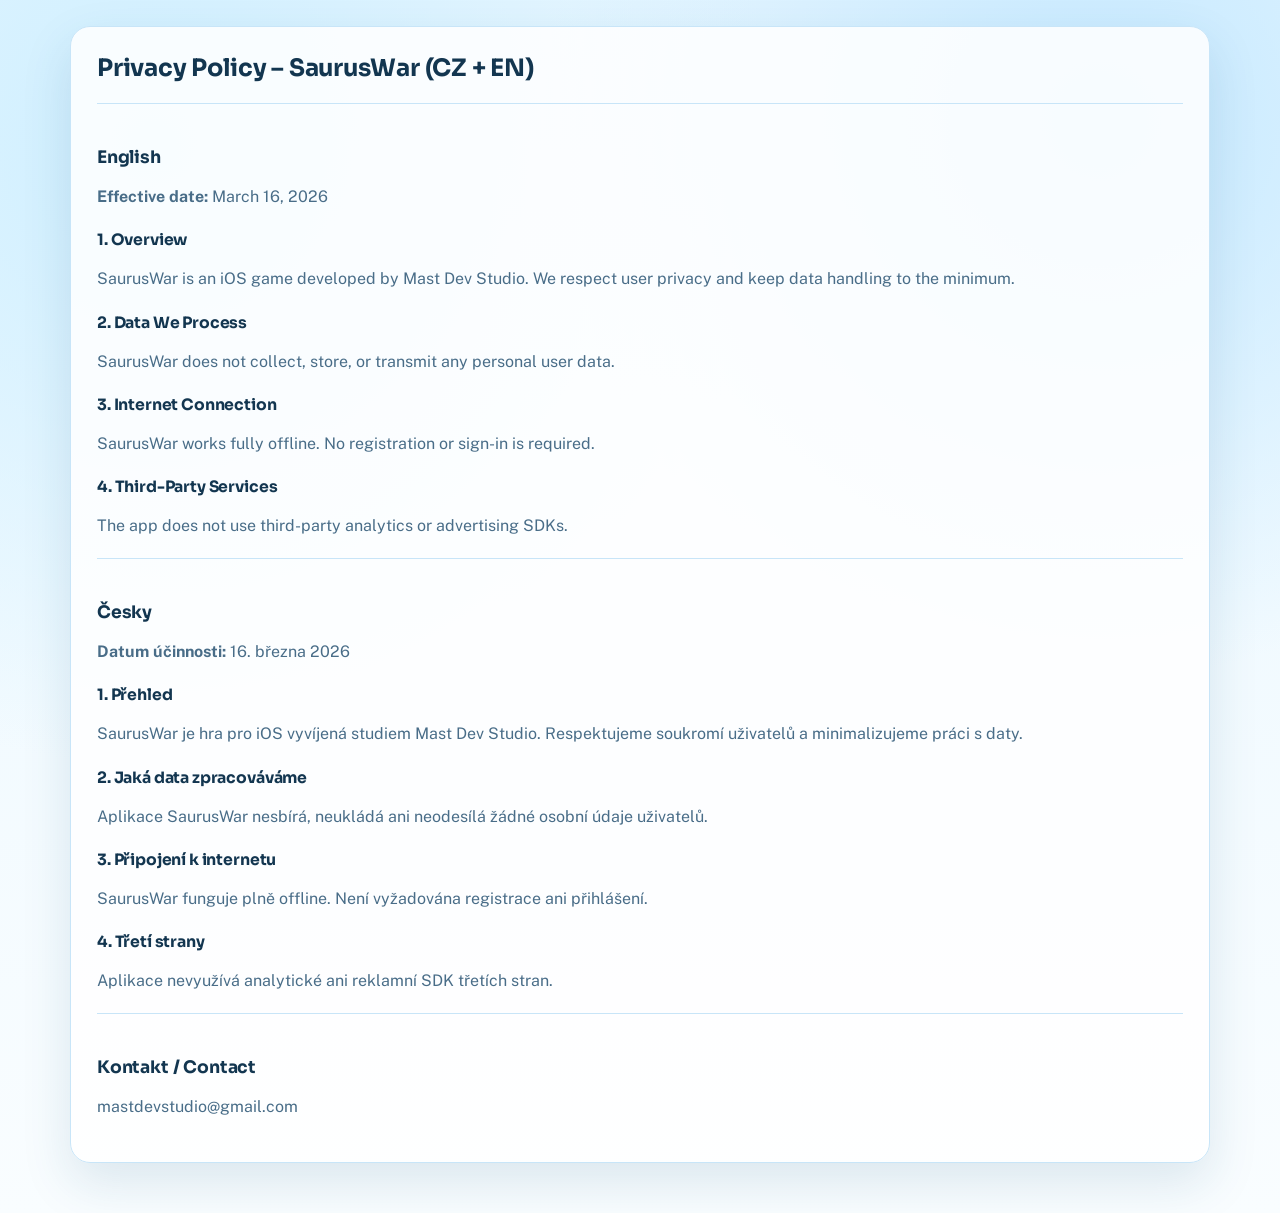
<file: privacy-sauruswar.html>
<!doctype html>
<html lang="cs">
<head>
  <meta charset="utf-8">
  <meta name="viewport" content="width=device-width, initial-scale=1">
  <title>SaurusWar | Privacy Policy (CZ + EN)</title>
  <link rel="preconnect" href="https://fonts.googleapis.com">
  <link rel="preconnect" href="https://fonts.gstatic.com" crossorigin>
  <link href="https://fonts.googleapis.com/css2?family=Public+Sans:wght@400;600;700;800&family=Sora:wght@500;700;800&display=swap" rel="stylesheet">
  <link rel="stylesheet" href="styles.css">
</head>
<body>
  <main class="page">
    <section class="privacy">
      <h1>Privacy Policy – SaurusWar (CZ + EN)</h1>

      <div class="privacy-block">
        <h2>English</h2>
        <p><strong>Effective date:</strong> March 16, 2026</p>
        <h3>1. Overview</h3>
        <p>SaurusWar is an iOS game developed by Mast Dev Studio. We respect user privacy and keep data handling to the minimum.</p>
        <h3>2. Data We Process</h3>
        <p>SaurusWar does not collect, store, or transmit any personal user data.</p>
        <h3>3. Internet Connection</h3>
        <p>SaurusWar works fully offline. No registration or sign-in is required.</p>
        <h3>4. Third-Party Services</h3>
        <p>The app does not use third-party analytics or advertising SDKs.</p>
      </div>

      <div class="privacy-block">
        <h2>Česky</h2>
        <p><strong>Datum účinnosti:</strong> 16. března 2026</p>
        <h3>1. Přehled</h3>
        <p>SaurusWar je hra pro iOS vyvíjená studiem Mast Dev Studio. Respektujeme soukromí uživatelů a minimalizujeme práci s daty.</p>
        <h3>2. Jaká data zpracováváme</h3>
        <p>Aplikace SaurusWar nesbírá, neukládá ani neodesílá žádné osobní údaje uživatelů.</p>
        <h3>3. Připojení k internetu</h3>
        <p>SaurusWar funguje plně offline. Není vyžadována registrace ani přihlášení.</p>
        <h3>4. Třetí strany</h3>
        <p>Aplikace nevyužívá analytické ani reklamní SDK třetích stran.</p>
      </div>

      <div class="privacy-block">
        <h2>Kontakt / Contact</h2>
        <p>mastdevstudio@gmail.com</p>
      </div>
    </section>
  </main>
</body>
</html>
</file>
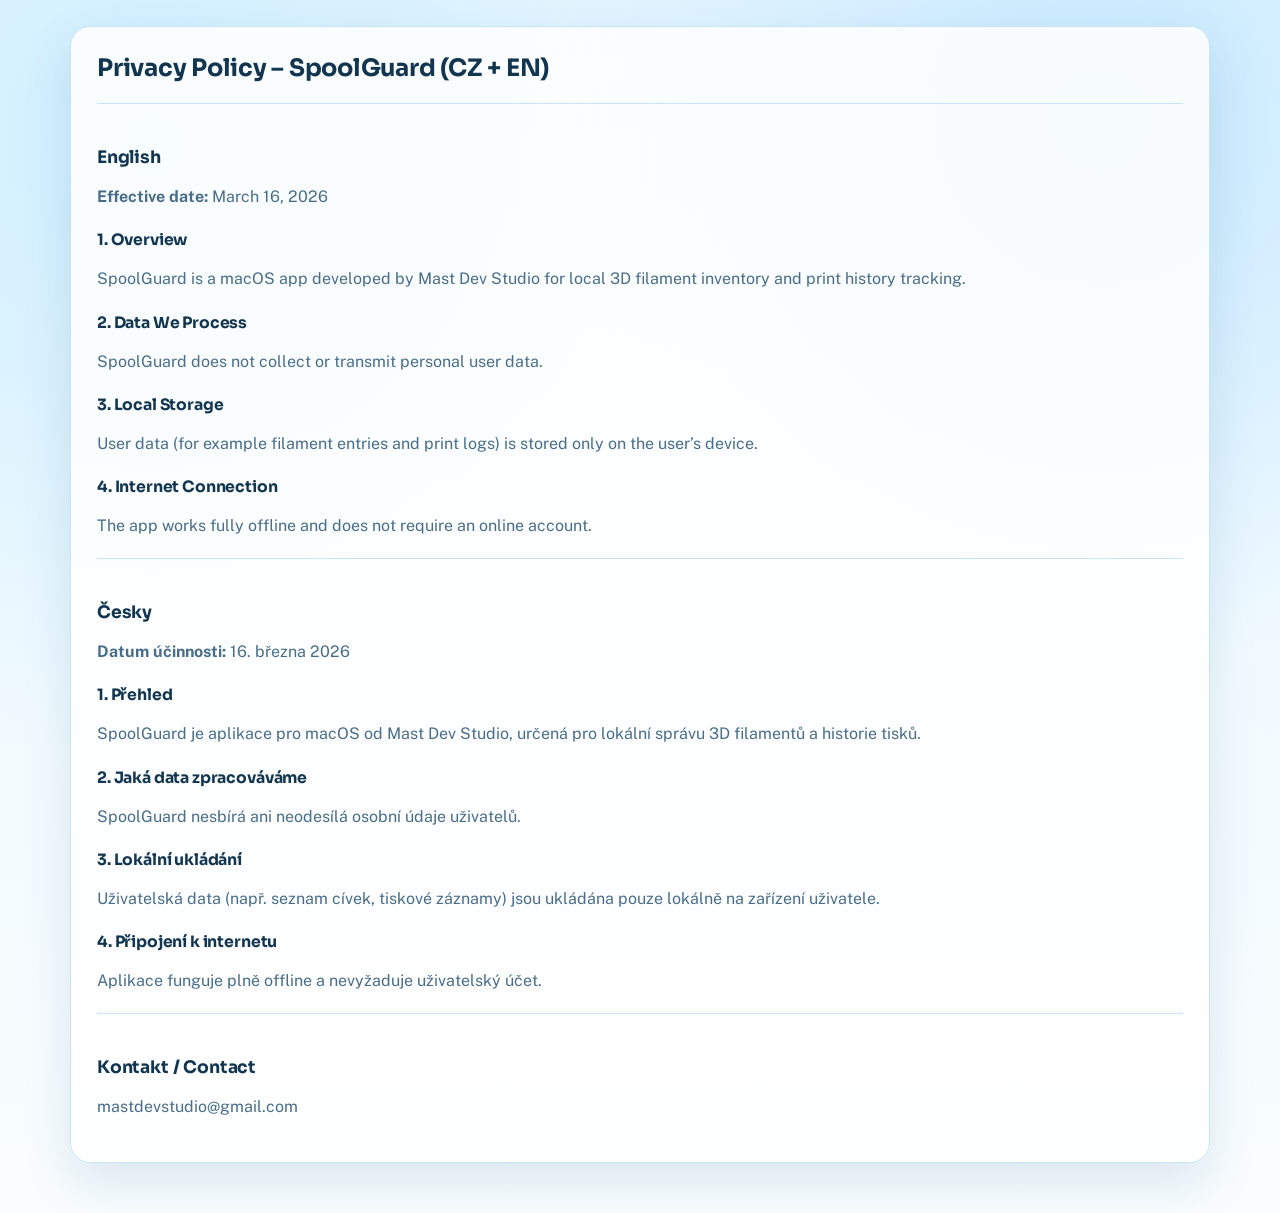
<file: privacy-spoolguard.html>
<!doctype html>
<html lang="cs">
<head>
  <meta charset="utf-8">
  <meta name="viewport" content="width=device-width, initial-scale=1">
  <title>SpoolGuard | Privacy Policy (CZ + EN)</title>
  <link rel="preconnect" href="https://fonts.googleapis.com">
  <link rel="preconnect" href="https://fonts.gstatic.com" crossorigin>
  <link href="https://fonts.googleapis.com/css2?family=Public+Sans:wght@400;600;700;800&family=Sora:wght@500;700;800&display=swap" rel="stylesheet">
  <link rel="stylesheet" href="styles.css">
</head>
<body>
  <main class="page">
    <section class="privacy">
      <h1>Privacy Policy – SpoolGuard (CZ + EN)</h1>

      <div class="privacy-block">
        <h2>English</h2>
        <p><strong>Effective date:</strong> March 16, 2026</p>
        <h3>1. Overview</h3>
        <p>SpoolGuard is a macOS app developed by Mast Dev Studio for local 3D filament inventory and print history tracking.</p>
        <h3>2. Data We Process</h3>
        <p>SpoolGuard does not collect or transmit personal user data.</p>
        <h3>3. Local Storage</h3>
        <p>User data (for example filament entries and print logs) is stored only on the user’s device.</p>
        <h3>4. Internet Connection</h3>
        <p>The app works fully offline and does not require an online account.</p>
      </div>

      <div class="privacy-block">
        <h2>Česky</h2>
        <p><strong>Datum účinnosti:</strong> 16. března 2026</p>
        <h3>1. Přehled</h3>
        <p>SpoolGuard je aplikace pro macOS od Mast Dev Studio, určená pro lokální správu 3D filamentů a historie tisků.</p>
        <h3>2. Jaká data zpracováváme</h3>
        <p>SpoolGuard nesbírá ani neodesílá osobní údaje uživatelů.</p>
        <h3>3. Lokální ukládání</h3>
        <p>Uživatelská data (např. seznam cívek, tiskové záznamy) jsou ukládána pouze lokálně na zařízení uživatele.</p>
        <h3>4. Připojení k internetu</h3>
        <p>Aplikace funguje plně offline a nevyžaduje uživatelský účet.</p>
      </div>

      <div class="privacy-block">
        <h2>Kontakt / Contact</h2>
        <p>mastdevstudio@gmail.com</p>
      </div>
    </section>
  </main>
</body>
</html>
</file>
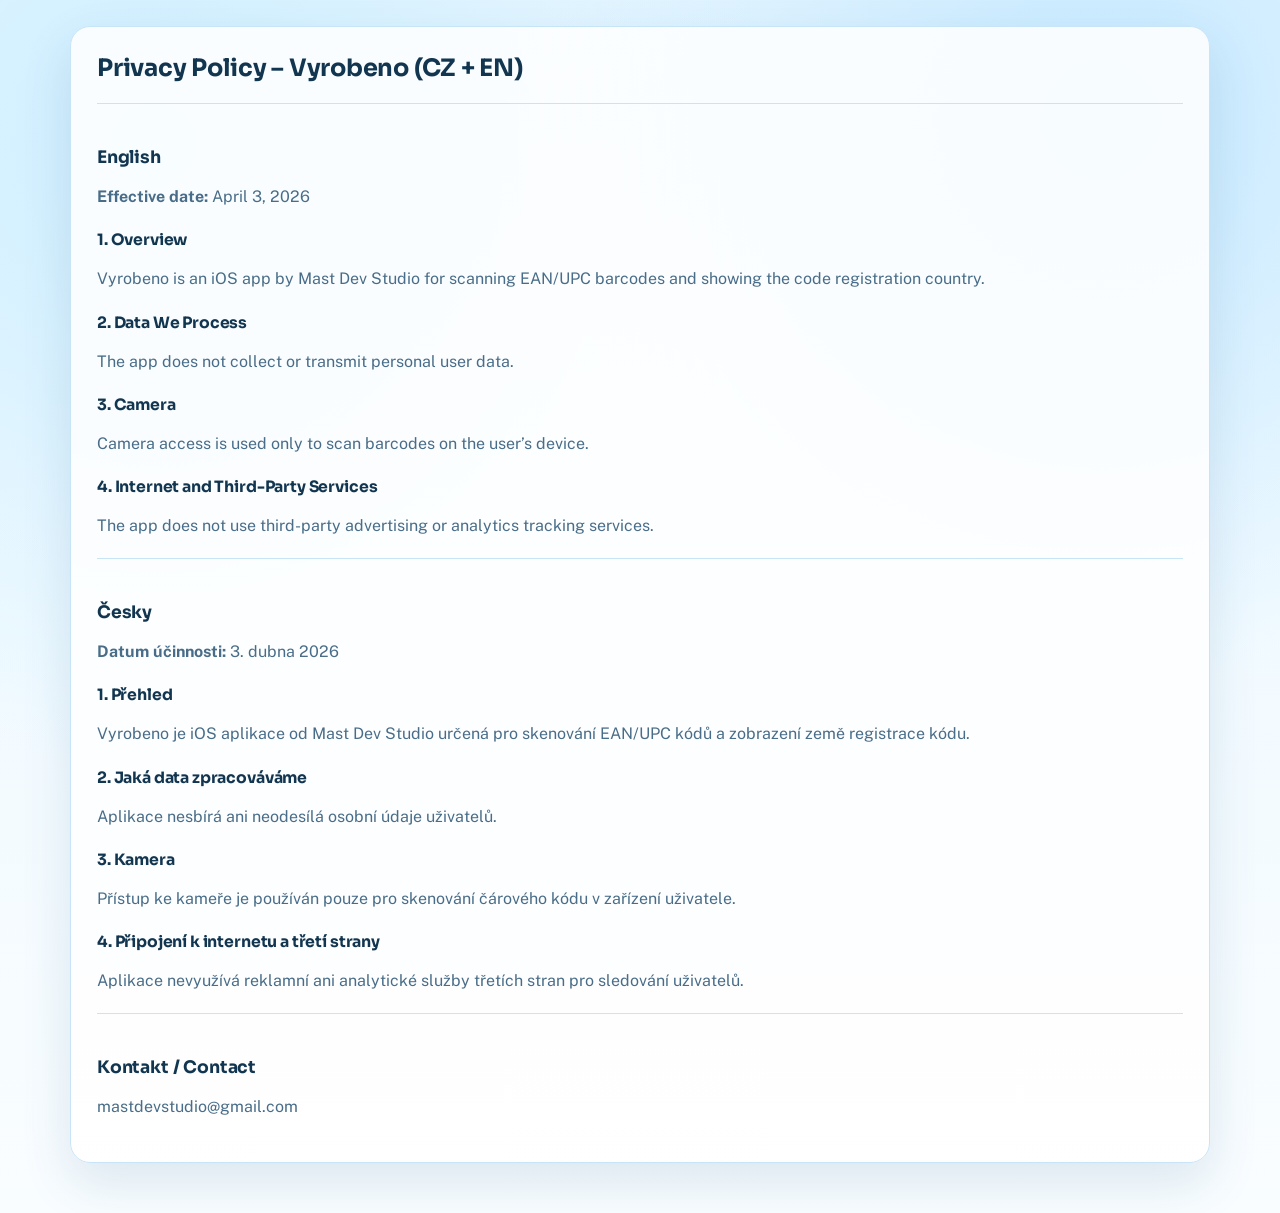
<file: privacy-vyrobeno.html>
<!doctype html>
<html lang="cs">
<head>
  <meta charset="utf-8">
  <meta name="viewport" content="width=device-width, initial-scale=1">
  <title>Vyrobeno | Privacy Policy (CZ + EN)</title>
  <link rel="preconnect" href="https://fonts.googleapis.com">
  <link rel="preconnect" href="https://fonts.gstatic.com" crossorigin>
  <link href="https://fonts.googleapis.com/css2?family=Public+Sans:wght@400;600;700;800&family=Sora:wght@500;700;800&display=swap" rel="stylesheet">
  <link rel="stylesheet" href="styles.css">
</head>
<body>
  <main class="page">
    <section class="privacy">
      <h1>Privacy Policy – Vyrobeno (CZ + EN)</h1>

      <div class="privacy-block">
        <h2>English</h2>
        <p><strong>Effective date:</strong> April 3, 2026</p>
        <h3>1. Overview</h3>
        <p>Vyrobeno is an iOS app by Mast Dev Studio for scanning EAN/UPC barcodes and showing the code registration country.</p>
        <h3>2. Data We Process</h3>
        <p>The app does not collect or transmit personal user data.</p>
        <h3>3. Camera</h3>
        <p>Camera access is used only to scan barcodes on the user’s device.</p>
        <h3>4. Internet and Third-Party Services</h3>
        <p>The app does not use third-party advertising or analytics tracking services.</p>
      </div>

      <div class="privacy-block">
        <h2>Česky</h2>
        <p><strong>Datum účinnosti:</strong> 3. dubna 2026</p>
        <h3>1. Přehled</h3>
        <p>Vyrobeno je iOS aplikace od Mast Dev Studio určená pro skenování EAN/UPC kódů a zobrazení země registrace kódu.</p>
        <h3>2. Jaká data zpracováváme</h3>
        <p>Aplikace nesbírá ani neodesílá osobní údaje uživatelů.</p>
        <h3>3. Kamera</h3>
        <p>Přístup ke kameře je používán pouze pro skenování čárového kódu v zařízení uživatele.</p>
        <h3>4. Připojení k internetu a třetí strany</h3>
        <p>Aplikace nevyužívá reklamní ani analytické služby třetích stran pro sledování uživatelů.</p>
      </div>

      <div class="privacy-block">
        <h2>Kontakt / Contact</h2>
        <p>mastdevstudio@gmail.com</p>
      </div>
    </section>
  </main>
</body>
</html>
</file>
<file: styles.css>
:root {
  --bg: #eef8ff;
  --bg-soft: #f7fcff;
  --card: rgba(255, 255, 255, 0.9);
  --text: #133650;
  --muted: #496d88;
  --line: #c8e5f8;
  --primary: #0f7fc8;
  --primary-dark: #0a629b;
  --chip: #d9efff;
  --shadow: 0 20px 50px rgba(20, 84, 126, 0.13);
}

* {
  box-sizing: border-box;
}

html,
body {
  margin: 0;
  padding: 0;
}

body {
  font-family: "Public Sans", "Segoe UI", sans-serif;
  color: var(--text);
  background:
    radial-gradient(circle at 12% 12%, #cfefff 0%, transparent 40%),
    radial-gradient(circle at 86% 10%, #c6e9ff 0%, transparent 36%),
    linear-gradient(180deg, #e9f7ff 0%, #f9fdff 100%);
  min-height: 100vh;
}

h1,
h2,
h3,
.brand strong {
  font-family: "Sora", "Public Sans", sans-serif;
  letter-spacing: -0.01em;
}

.page {
  width: min(1140px, 92%);
  margin: 0 auto;
  padding: 26px 0 50px;
}

.topbar {
  display: flex;
  justify-content: space-between;
  align-items: center;
  gap: 20px;
  margin-bottom: 20px;
}

.brand {
  display: flex;
  align-items: center;
  gap: 12px;
}

.brand strong {
  display: block;
  font-size: 1.08rem;
}

.brand small {
  color: var(--muted);
}

.menu {
  display: flex;
  gap: 8px;
  flex-wrap: wrap;
}

.menu a {
  text-decoration: none;
  color: var(--text);
  background: #ffffffb3;
  border: 1px solid var(--line);
  border-radius: 999px;
  padding: 8px 12px;
  font-weight: 700;
  font-size: 0.92rem;
}

.hero {
  background: linear-gradient(130deg, #f7fcff 0%, #e3f4ff 100%);
  border: 1px solid var(--line);
  border-radius: 28px;
  padding: 34px;
  box-shadow: var(--shadow);
  display: grid;
  grid-template-columns: 1.3fr 1fr;
  gap: 22px;
  align-items: center;
}

.hero h1 {
  margin: 0;
  font-size: clamp(2rem, 4vw, 3.4rem);
  line-height: 1.05;
}

.hero p {
  color: var(--muted);
  max-width: 60ch;
  margin: 14px 0 0;
  line-height: 1.6;
  text-align: justify;
  text-justify: inter-word;
}

.badges {
  margin-top: 18px;
  display: flex;
  gap: 10px;
  flex-wrap: wrap;
}

.badges span {
  background: var(--chip);
  color: #0c4f7b;
  border-radius: 999px;
  padding: 8px 12px;
  font-size: 0.82rem;
  font-weight: 800;
}

.hero-card {
  background: rgba(255, 255, 255, 0.74);
  border: 1px solid var(--line);
  border-radius: 20px;
  padding: 18px;
}

.hero-card h2 {
  margin: 0 0 8px;
  font-size: 1rem;
}

.hero-card ul {
  margin: 0;
  padding-left: 18px;
  color: var(--muted);
  line-height: 1.6;
  text-align: justify;
  text-justify: inter-word;
}

.section {
  margin-top: 28px;
}

.section h2 {
  margin: 0 0 14px;
  font-size: clamp(1.35rem, 2.4vw, 1.85rem);
}

.apps {
  display: grid;
  gap: 16px;
  grid-template-columns: 1fr;
}

.platform-groups {
  display: grid;
  gap: 20px;
  grid-template-columns: repeat(auto-fit, minmax(280px, 1fr));
}

.platform-group-title {
  margin: 0 0 10px;
  font-size: 1.15rem;
  color: #2f5f80;
}

.app {
  background: var(--card);
  border: 1px solid var(--line);
  border-radius: 22px;
  padding: 18px;
  box-shadow: var(--shadow);
}

.app-head {
  display: flex;
  align-items: center;
  gap: 12px;
}

.app-icon {
  width: 70px;
  height: 70px;
  border-radius: 18px;
  overflow: hidden;
  flex-shrink: 0;
}

.app-icon img {
  width: 70px;
  height: 70px;
  object-fit: cover;
  display: block;
}

.app-icon img.spoolguard-icon-inner {
  transform: scale(1.26);
  transform-origin: center;
}

.app h3 {
  margin: 0;
  font-size: 1.15rem;
}

.platform {
  color: var(--muted);
  font-size: 0.9rem;
  margin-top: 2px;
}

.app p {
  color: var(--muted);
  line-height: 1.6;
  margin: 12px 0 16px;
  text-align: justify;
  text-justify: inter-word;
}

.app-screens {
  display: grid;
  grid-template-columns: repeat(2, minmax(0, 1fr));
  gap: 10px;
  margin: 0 0 14px;
  padding: 10px;
  border: 1px solid var(--line);
  border-radius: 14px;
  background: #ffffff;
}

.app-screen {
  width: 100%;
  max-height: 240px;
  object-fit: contain;
  background: #f7fbff;
  border-radius: 10px;
  border: 0;
  display: block;
}

.app-screen-trigger {
  background: transparent;
  border: 0;
  padding: 0;
  margin: 0;
  cursor: zoom-in;
  display: block;
}

.lightbox {
  position: fixed;
  inset: 0;
  background: rgba(7, 18, 29, 0.86);
  display: none;
  align-items: center;
  justify-content: center;
  padding: 24px;
  z-index: 1000;
}

.lightbox.is-open {
  display: flex;
}

.lightbox-image {
  max-width: min(92vw, 1200px);
  max-height: 86vh;
  width: auto;
  height: auto;
  border-radius: 14px;
  border: 1px solid rgba(255, 255, 255, 0.3);
  background: #fff;
}

.lightbox-close {
  position: absolute;
  top: 14px;
  right: 14px;
  width: 40px;
  height: 40px;
  border: 1px solid rgba(255, 255, 255, 0.45);
  border-radius: 999px;
  background: rgba(20, 27, 34, 0.72);
  color: #fff;
  font-size: 1.35rem;
  line-height: 1;
  cursor: pointer;
}

.lightbox-nav {
  position: absolute;
  top: 50%;
  transform: translateY(-50%);
  width: 68px;
  height: 68px;
  border: 1px solid rgba(255, 255, 255, 0.45);
  border-radius: 999px;
  background: rgba(13, 20, 28, 0.86);
  color: #fff;
  cursor: pointer;
  display: inline-flex;
  align-items: center;
  justify-content: center;
  padding: 0;
  z-index: 1001;
  box-shadow: 0 8px 24px rgba(0, 0, 0, 0.35);
}

.lightbox-nav svg {
  width: 34px;
  height: 34px;
  display: block;
}

.lightbox-prev {
  left: 24px;
}

.lightbox-next {
  right: 24px;
}

.actions {
  display: flex;
  gap: 9px;
  flex-wrap: wrap;
  align-items: center;
}

.actions.actions-top {
  margin-top: 12px;
}

.btn {
  display: inline-block;
  text-decoration: none;
  padding: 10px 14px;
  border-radius: 12px;
  border: 1px solid var(--line);
  background: #ffffff;
  color: var(--text);
  font-weight: 800;
  font-size: 0.92rem;
}

.btn.primary {
  background: linear-gradient(135deg, var(--primary), #14a0f5);
  color: #fff;
}

.btn.primary:hover {
  background: linear-gradient(135deg, var(--primary-dark), #0f84cc);
}

.btn.ghost {
  background: #ffffff;
  border-color: var(--line);
  color: var(--text);
}

.appstore-badge {
  display: inline-flex;
  line-height: 0;
}

.appstore-badge img {
  height: 46px;
  width: auto;
  display: block;
}

.btn.store-link {
  height: 46px;
  display: inline-flex;
  align-items: center;
  justify-content: center;
  padding: 0 16px;
  border-radius: 10px;
  background: linear-gradient(135deg, #2f7fb0, #206795);
  color: #ffffff;
  border: 1px solid #4f9fcd;
  font-size: 0.88rem;
  font-weight: 700;
}

.btn.store-link:hover {
  background: linear-gradient(135deg, #3f90c2, #2b76a7);
}

.appstore-link.pending {
  display: none;
}

.grid {
  display: grid;
  grid-template-columns: repeat(auto-fit, minmax(220px, 1fr));
  gap: 12px;
}

.card {
  background: #ffffffc2;
  border: 1px solid var(--line);
  border-radius: 16px;
  padding: 14px;
}

.card h3 {
  margin: 0 0 8px;
  font-size: 1rem;
}

.card p {
  margin: 0;
  color: var(--muted);
  line-height: 1.5;
  text-align: justify;
  text-justify: inter-word;
}

footer {
  margin-top: 28px;
  border-top: 1px solid var(--line);
  padding-top: 14px;
  color: var(--muted);
  font-size: 0.92rem;
  text-align: center;
}

.privacy {
  background: #ffffffdc;
  border: 1px solid var(--line);
  border-radius: 20px;
  padding: 26px;
  box-shadow: var(--shadow);
}

.privacy h1 {
  margin-top: 0;
}

.privacy h2 {
  margin-top: 24px;
  font-size: 1.08rem;
}

.privacy h3 {
  margin: 20px 0 8px;
  font-size: 0.98rem;
}

.privacy p,
.privacy li {
  color: var(--muted);
  line-height: 1.65;
  text-align: justify;
  text-justify: inter-word;
}

.privacy-block {
  border-top: 1px solid var(--line);
  margin-top: 18px;
  padding-top: 18px;
}

.back-link {
  display: inline-block;
  margin-top: 14px;
  text-decoration: none;
  color: var(--primary);
  font-weight: 700;
}

@media (max-width: 860px) {
  .hero {
    grid-template-columns: 1fr;
    padding: 24px;
  }

  .topbar {
    flex-direction: column;
    align-items: flex-start;
  }
}

@media (max-width: 600px) {
  .page {
    width: min(1140px, 96%);
  }

  .platform-groups {
    grid-template-columns: 1fr;
  }

  .app {
    padding: 14px;
  }

  .appstore-badge {
    line-height: 0;
  }

  .appstore-badge img {
    height: 42px;
  }

  .app-screens {
    grid-template-columns: 1fr;
  }

  .lightbox-nav {
    width: 54px;
    height: 54px;
  }

  .lightbox-nav svg {
    width: 28px;
    height: 28px;
  }
}
</file>
